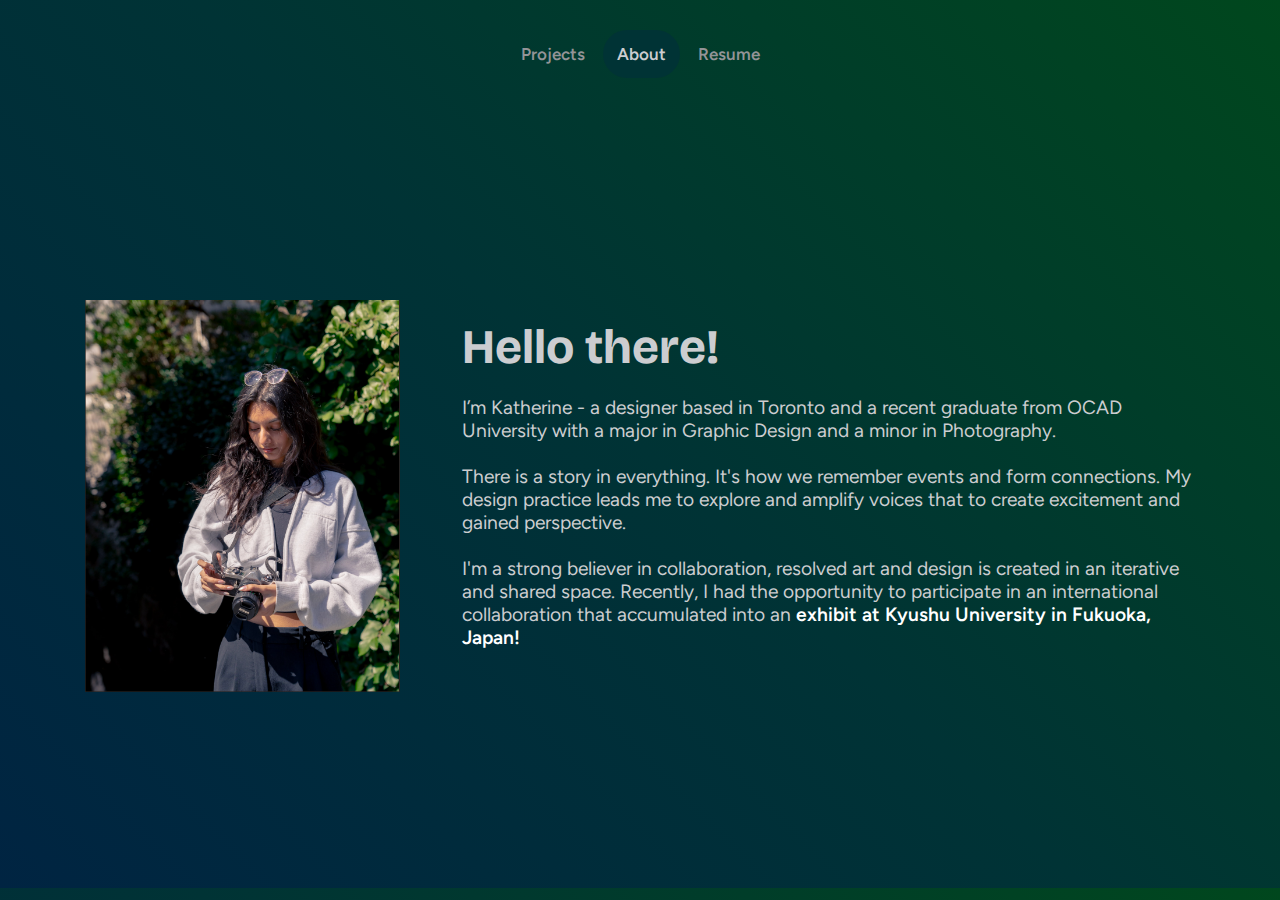
<file: About/about.html>
<!DOCTYPE html>
<html lang="en">

<head>
    <meta charset="UTF-8">
    <meta name="viewport" content="width=device-width, initial-scale=1.0">

    <!-- Google Font: Figtree -->
    <style>
        @import url('https://fonts.googleapis.com/css2?family=Bricolage+Grotesque:opsz,wght@12..96,200..800&family=Figtree:ital,wght@0,300..900;1,300..900&display=swap');
    </style>

    <!-- Google Font: Bricolage Grotesque -->
    <style>
        @import url('https://fonts.googleapis.com/css2?family=Bricolage+Grotesque:opsz,wght@12..96,200..800&display=swap');
    </style>

    <link rel="stylesheet" href="style.css">
    <link rel="icon" type="image/x-icon" href="/Kat-Portfolio/images/favicon.png">
    <title>Katherine's Portfolio - About</title>
</head>

<body>
    <!-- HEADER -->
    <header>
        <nav>
            <div class="pill-nav">
                <a href="../index.html">Projects</a>
                <a class="active" href="About/about.html">About</a>
                <a href="test/test.html">Resume</a>
            </div>
        </nav>
    </header>

    <!-- BODY -->
    <section class="about">
        <!-- Image -->
        <section class="section-item">

            <img src="../About/Screen Shot 2024-03-24 at 11.10.58 AM.png" class="katimage" alt="Katherine Image">

        </section>

        <!-- Description -->
        <section class="section-item">
            <h1>
                Hello there!
            </h1>

            <p>
                I’m Katherine - a designer based in Toronto and a recent graduate from OCAD
                University with a major in Graphic Design and a minor in Photography.
                <br>
                <br>
                There is a story in everything. It's how we remember events and form connections.
                My design practice leads me to explore and amplify voices that to create excitement and gained
                perspective.
                <br>
                <br>
                I'm a strong believer in collaboration, resolved art and design is created in an iterative and shared
                space. Recently, I had the opportunity to participate in an international collaboration that accumulated
                into an <a href="../INTAC/intac.html">exhibit at Kyushu University in Fukuoka,
                    Japan!</a>
            </p>
        </section>
    </section>

</body>

</html>
</file>
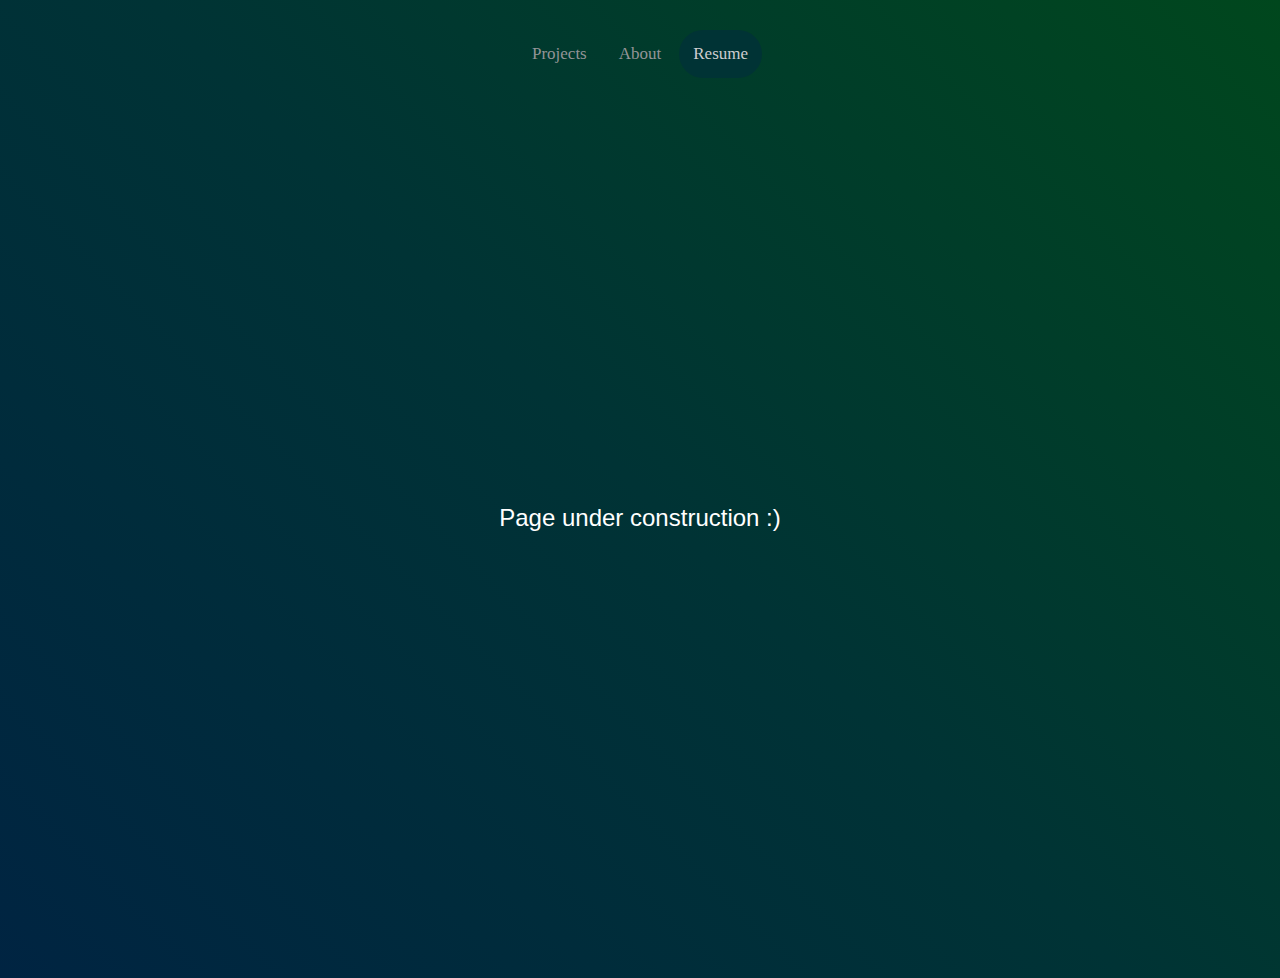
<file: test/test.html>
<!DOCTYPE html>
<html lang="en">

<head>
    <meta charset="UTF-8">
    <meta name="viewport" content="width=device-width, initial-scale=1.0">
    <link rel="stylesheet" href="style.css">
    <title>Document</title>
</head>

<body>
    <header>
        <nav>
            <div class="pill-nav">
                <a href="../index.html">Projects</a>
                <a href="About/about.html">About</a>
                <a class="active" href="test/test.html">Resume</a>
            </div>
        </nav>
    </header>

    <section class="hero-section">
        <h2>Page under construction :)</h2>
    </section>


    <script src="script.js"></script>
</body>

</html>
</file>
<file: About/style.css>
* {
    margin: 0;
    padding: 0;
}

/* BODY */
body {
    background-image: linear-gradient(45deg, #002442, #003335, #00471D);
}

/* TYPOGRAPHY */
h1 {
    font-family: "Bricolage Grotesque", sans-serif;
    font-size: 3em;
    color: #CCCDD0;
    padding-bottom: 20px;
}

h2 {
    font-family: "Figtree", arial, sans-serif;
    font-weight: 450;
    color: #29D955;
    padding-bottom: 50px;
}

h3 {
    font-family: "Bricolage Grotesque", arial, sans-serif;
    color: white;
    font-weight: 450;
    font-size: 1em;
    padding-bottom: 10px;
}

a {
    font-family: "Figtree", arial, sans-serif;
    font-weight: 600;
    text-decoration: none;
    color: white;
}

p {
    font-family: "Figtree", arial, sans-serif;
    color: #CCCDD0;
    font-size: 1.2em;
    margin-bottom: 30px;
}

/* EXTRA */
.katimage {
    max-width: 95%;
    height: auto;
    padding: 30px;
}


/* HEADER */
header {
    display: flex;
    justify-content: center;
    padding: 30px;
}

nav {
    display: flex;
    justify-content: center;
    align-items: center;
    border-radius: 90px;

}

.pill-nav a {
    display: inline-flex;
    color: #939497;
    text-align: center;
    padding: 14px;
    text-decoration: none;
    font-size: 17px;
    border-radius: 30px;
}

.pill-nav a:hover {
    background-color: #29D955;
    color: #003335;
}

.pill-nav a.active {
    background-color: #003335;
    color: #CCCDD0;
}


/* HERO */
.about {
    display: grid;
    /* grid-template-columns: repeat(2, 1fr); */
    grid-template-columns: 1fr 2fr;
    height: 80vh;
    padding: 30px;
    align-items: center;
    justify-content: space-between;
}

.section-item {
    padding-left: 25px;
    padding-right: 50px;
}

/* INTAC */
.intac {
    padding: 30px;
    display: flex;
    justify-content: center;
    width: 70vw;
    padding: 30px;
    flex-direction: column;
}

/* FOOTER */
</file>
<file: test/style.css>
* {
    margin: 0;
    padding: 0;
}

body {
    background-image: linear-gradient(45deg, #002442, #003335, #00471D);
}

/* HEADER */
header {
    display: flex;
    justify-content: center;
    padding: 30px;
}

nav {
    display: flex;
    justify-content: center;
    align-items: center;
    border-radius: 90px;

}

.pill-nav a {
    display: inline-flex;
    color: #939497;
    text-align: center;
    padding: 14px;
    text-decoration: none;
    font-size: 17px;
    border-radius: 30px;
}

.pill-nav a:hover {
    background-color: #29D955;
    color: #003335;
}

.pill-nav a.active {
    background-color: #003335;
    color: #CCCDD0;
}

h2 {
    font-family: "Figtree", arial, sans-serif;
    font-weight: 500;
    color: white;
    padding-bottom: 50px;
}

.hero-section {
    display: flex;
    justify-content: center;
    height: 90vh;
    align-items: center;
    padding: 30px 25px;
    text-align: center;
}
</file>
